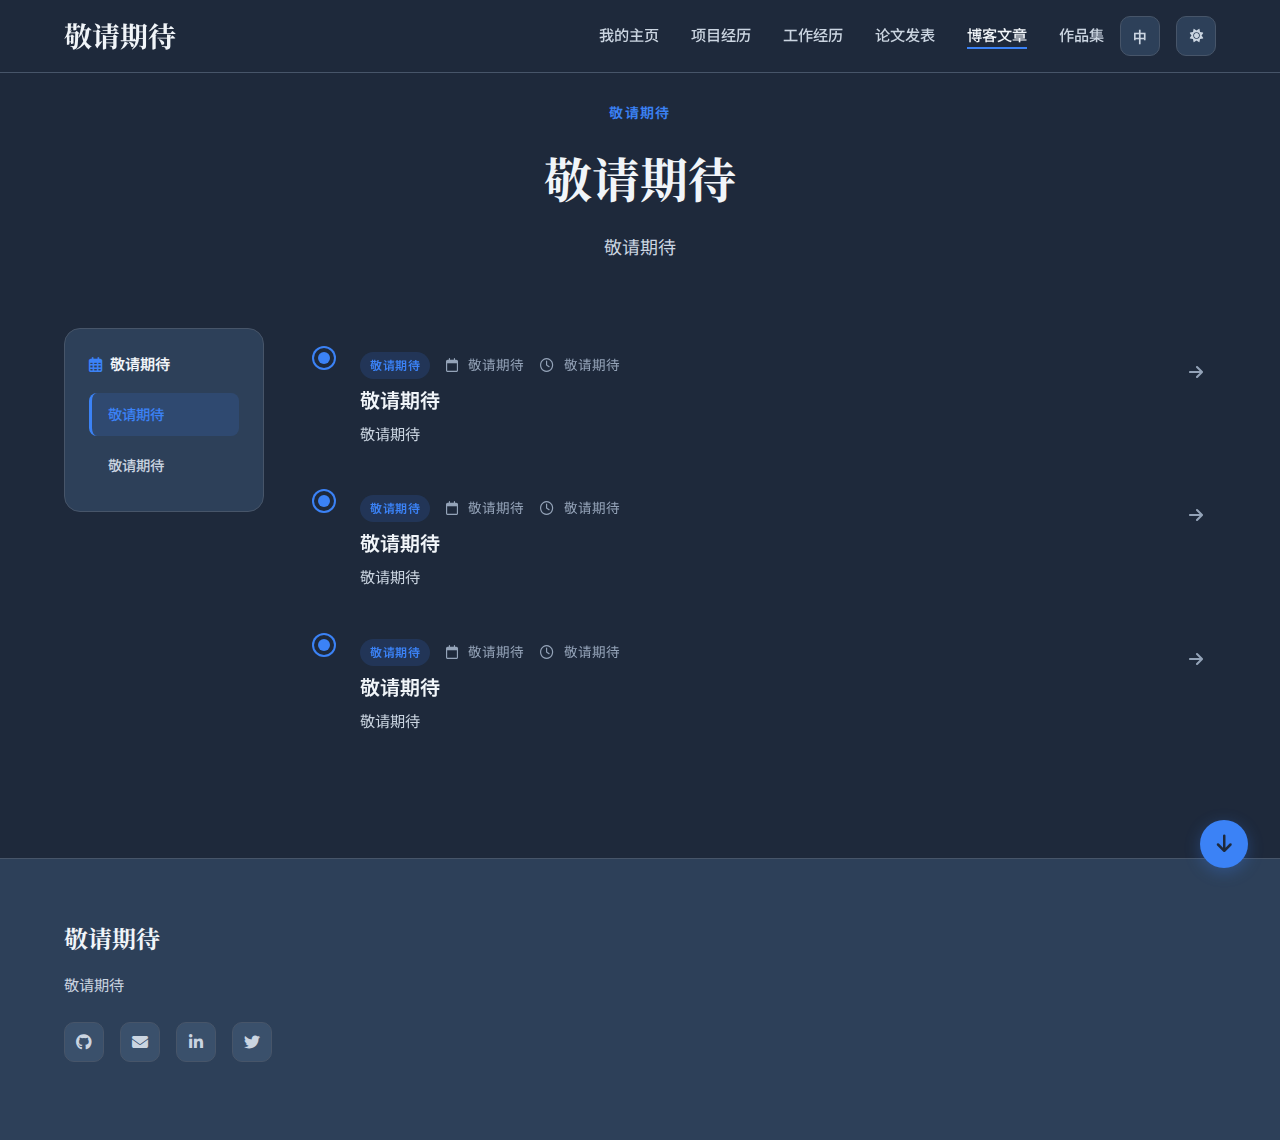
<file: blog.html>
<!DOCTYPE html>
<html lang="zh-CN" data-theme="dark">
<head>
  <meta charset="UTF-8">
  <meta name="viewport" content="width=device-width, initial-scale=1.0">
  <title>敬请期待</title>
  <meta name="description" content="敬请期待">
  <meta name="theme-color" content="#0d1b2a">

  <!-- Fonts -->
  <link rel="preconnect" href="https://fonts.googleapis.com">
  <link rel="preconnect" href="https://fonts.gstatic.com" crossorigin>
  <link href="https://fonts.googleapis.com/css2?family=Playfair+Display:ital,wght@0,400;0,500;0,600;0,700;1,400;1,500&family=Inter:ital,wght@0,400;0,500;0,700;1,400&family=Noto+Serif+SC:wght@400;500;600;700&family=Noto+Sans+SC:wght@300;400;500;700&display=swap" rel="stylesheet">

  <!-- Styles -->
  <link rel="stylesheet" href="assets/css/main.css">

  <!-- Icons -->
  <link rel="stylesheet" href="https://cdnjs.cloudflare.com/ajax/libs/font-awesome/6.4.0/css/all.min.css">
</head>
<body>
  <!-- Navigation -->
  <nav class="navbar">
    <div class="container">
      <a href="index.html" class="logo">敬请期待</a>
      <div class="menu-toggle">
        <span></span>
        <span></span>
        <span></span>
      </div>
      <div class="nav-wrapper">
        <ul class="nav-links">
          <li><a href="index.html">敬请期待</a></li>
          <li><a href="projects.html">敬请期待</a></li>
          <li><a href="work-experience.html">敬请期待</a></li>
          <li><a href="papers.html">敬请期待</a></li>
          <li><a href="blog.html" class="active">敬请期待</a></li>
          <li><a href="portfolio.html">敬请期待</a></li>
        </ul>
        <!-- Language Toggle Button -->
        <button class="lang-btn" id="lang-toggle" aria-label="切换语言" title="切换语言">
          <span class="lang-current">中</span>
        </button>
        <!-- Theme Toggle Button -->
        <button class="theme-btn" aria-label="切换主题" title="切换主题">
          <i class="fas fa-moon"></i>
        </button>
      </div>
    </div>
  </nav>

  <!-- Main Content -->
  <main>
    <section class="section">
      <div class="container">
        <!-- Page Header -->
        <div class="section-header">
          <p class="section-label">敬请期待</p>
          <h1 class="section-title">敬请期待</h1>
          <p class="section-desc">敬请期待</p>
        </div>

        <!-- Content with Sidebar -->
        <div class="content-with-sidebar">
          <!-- Timeline Sidebar -->
          <aside class="timeline-sidebar">
            <div class="timeline-nav">
              <h3 class="timeline-nav-title"><i class="far fa-calendar-alt"></i> 敬请期待</h3>
              <ul class="timeline-nav-list">
                <li><a href="#" class="timeline-nav-link active">敬请期待</a></li>
                <li><a href="#" class="timeline-nav-link">敬请期待</a></li>
              </ul>
            </div>
          </aside>

          <!-- Blog Posts List (No Images) -->
          <div class="main-content-area">
            <div class="blog-list-simple" id="blog-posts">
              <!-- Blog Post 1 -->
              <a href="#" class="blog-item-link">
                <article class="blog-item">
                  <div class="blog-item-marker">
                    <div class="blog-item-dot"></div>
                    <div class="blog-item-line"></div>
                  </div>
                  <div class="blog-item-content">
                    <div class="blog-item-header">
                      <span class="blog-item-category">敬请期待</span>
                      <span class="blog-item-date"><i class="far fa-calendar"></i> 敬请期待</span>
                      <span class="blog-item-readtime"><i class="far fa-clock"></i> 敬请期待</span>
                    </div>
                    <h3 class="blog-item-title">敬请期待</h3>
                    <p class="blog-item-excerpt">敬请期待</p>
                  </div>
                  <div class="blog-item-action">
                    <i class="fas fa-arrow-right"></i>
                  </div>
                </article>
              </a>

              <!-- Blog Post 2 -->
              <a href="#" class="blog-item-link">
                <article class="blog-item">
                  <div class="blog-item-marker">
                    <div class="blog-item-dot"></div>
                    <div class="blog-item-line"></div>
                  </div>
                  <div class="blog-item-content">
                    <div class="blog-item-header">
                      <span class="blog-item-category">敬请期待</span>
                      <span class="blog-item-date"><i class="far fa-calendar"></i> 敬请期待</span>
                      <span class="blog-item-readtime"><i class="far fa-clock"></i> 敬请期待</span>
                    </div>
                    <h3 class="blog-item-title">敬请期待</h3>
                    <p class="blog-item-excerpt">敬请期待</p>
                  </div>
                  <div class="blog-item-action">
                    <i class="fas fa-arrow-right"></i>
                  </div>
                </article>
              </a>

              <!-- Blog Post 3 -->
              <a href="#" class="blog-item-link">
                <article class="blog-item">
                  <div class="blog-item-marker">
                    <div class="blog-item-dot"></div>
                  </div>
                  <div class="blog-item-content">
                    <div class="blog-item-header">
                      <span class="blog-item-category">敬请期待</span>
                      <span class="blog-item-date"><i class="far fa-calendar"></i> 敬请期待</span>
                      <span class="blog-item-readtime"><i class="far fa-clock"></i> 敬请期待</span>
                    </div>
                    <h3 class="blog-item-title">敬请期待</h3>
                    <p class="blog-item-excerpt">敬请期待</p>
                  </div>
                  <div class="blog-item-action">
                    <i class="fas fa-arrow-right"></i>
                  </div>
                </article>
              </a>
            </div>
          </div>
        </div>
      </div>
    </section>
  </main>

  <!-- Footer -->
  <footer class="footer">
    <div class="container">
      <div class="footer-content">
        <!-- Brand & Description -->
        <div>
          <div class="footer-brand">敬请期待</div>
          <p class="footer-desc">敬请期待</p>
          <div class="social-links">
            <a href="#" target="_blank" title="敬请期待"><i class="fab fa-github"></i></a>
            <a href="#" title="敬请期待"><i class="fas fa-envelope"></i></a>
            <a href="#" title="敬请期待"><i class="fab fa-linkedin-in"></i></a>
            <a href="#" title="敬请期待"><i class="fab fa-twitter"></i></a>
          </div>
        </div>
      </div>
    </div>
  </footer>

  <!-- Smart Scroll Button -->
  <button id="smart-scroll-btn" class="scroll-btn" title="快速导航">
    <i class="fas fa-arrow-up"></i>
  </button>

  <script src="assets/js/main.js?v=5"></script>
</body>
</html>
</file>
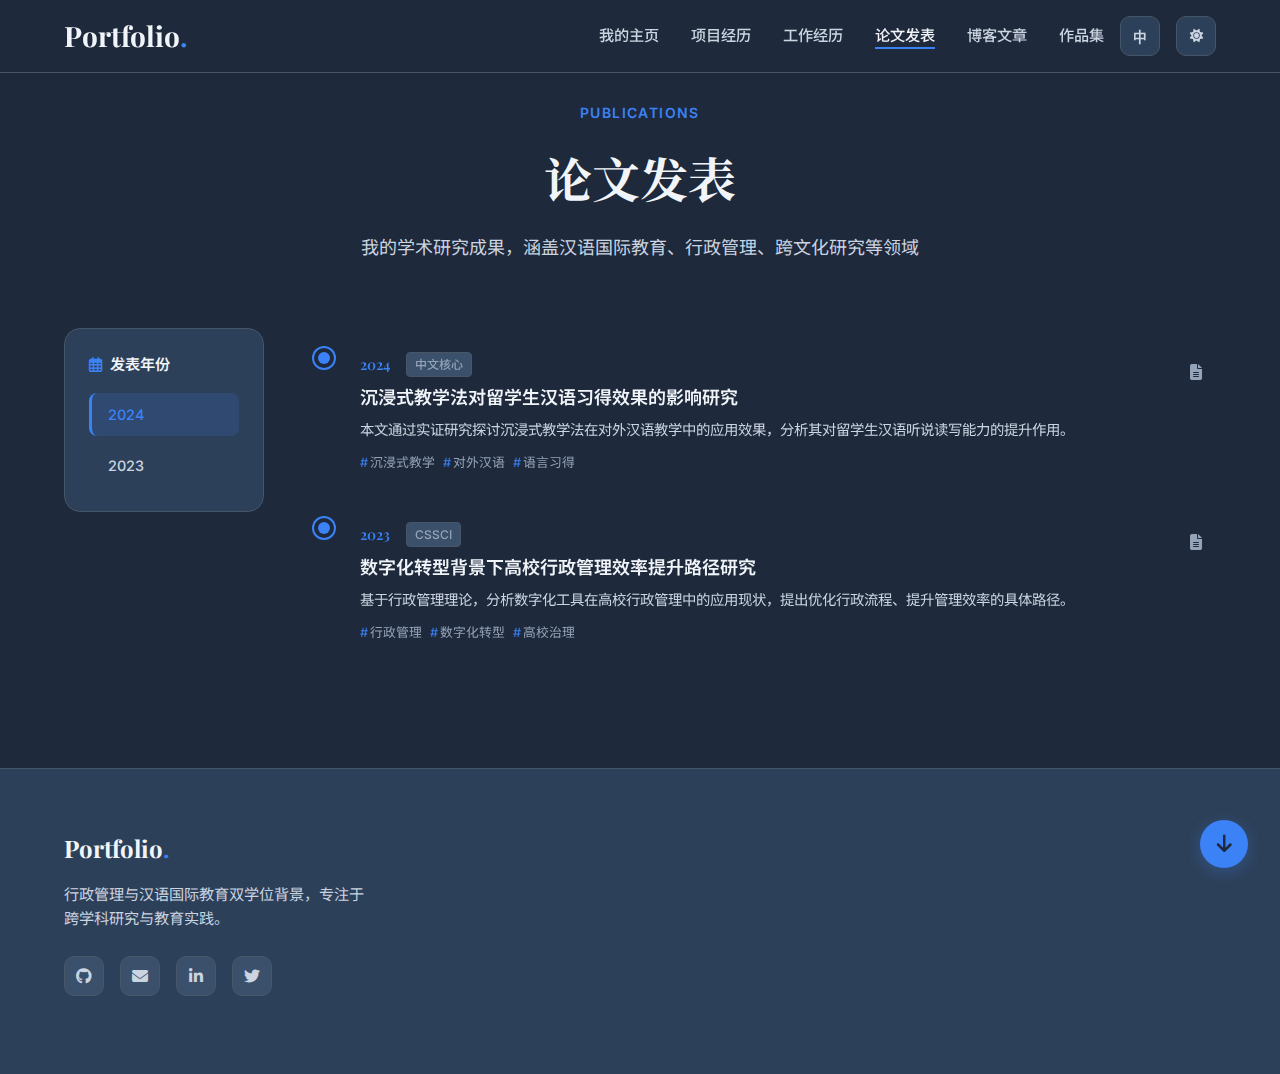
<file: papers.html>
<!DOCTYPE html>
<html lang="zh-CN" data-theme="dark">
<head>
  <meta charset="UTF-8">
  <meta name="viewport" content="width=device-width, initial-scale=1.0">
  <title>论文发表 | 个人作品集</title>
  <meta name="description" content="我的学术论文发表，涵盖汉语国际教育、行政管理、跨文化研究等领域的研究成果">
  <meta name="theme-color" content="#0d1b2a">

  <!-- Fonts -->
  <link rel="preconnect" href="https://fonts.googleapis.com">
  <link rel="preconnect" href="https://fonts.gstatic.com" crossorigin>
  <link href="https://fonts.googleapis.com/css2?family=Playfair+Display:ital,wght@0,400;0,500;0,600;0,700;1,400;1,500&family=Inter:ital,wght@0,400;0,500;0,700;1,400&family=Noto+Serif+SC:wght@400;500;600;700&family=Noto+Sans+SC:wght@300;400;500;700&display=swap" rel="stylesheet">

  <!-- Styles -->
  <link rel="stylesheet" href="assets/css/main.css">

  <!-- Icons -->
  <link rel="stylesheet" href="https://cdnjs.cloudflare.com/ajax/libs/font-awesome/6.4.0/css/all.min.css">
</head>
<body>
  <!-- Navigation -->
  <nav class="navbar">
    <div class="container">
      <a href="index.html" class="logo">Portfolio<span>.</span></a>
      <div class="menu-toggle">
        <span></span>
        <span></span>
        <span></span>
      </div>
      <div class="nav-wrapper">
        <ul class="nav-links">
          <li><a href="index.html">我的主页</a></li>
          <li><a href="projects.html">项目经历</a></li>
          <li><a href="work-experience.html">工作经历</a></li>
          <li><a href="papers.html" class="active">论文发表</a></li>
          <li><a href="blog.html">博客文章</a></li>
          <li><a href="portfolio.html">作品集</a></li>
        </ul>
        <!-- Language Toggle Button -->
        <button class="lang-btn" id="lang-toggle" aria-label="切换语言" title="切换语言">
          <span class="lang-current">中</span>
        </button>
        <!-- Theme Toggle Button -->
        <button class="theme-btn" aria-label="切换主题" title="切换主题">
          <i class="fas fa-moon"></i>
        </button>
      </div>
    </div>
  </nav>

  <!-- Main Content -->
  <main>
    <section class="section">
      <div class="container">
        <!-- Page Header -->
        <div class="section-header">
          <p class="section-label">Publications</p>
          <h1 class="section-title">论文发表</h1>
          <p class="section-desc">我的学术研究成果，涵盖汉语国际教育、行政管理、跨文化研究等领域</p>
        </div>

        <!-- Content with Sidebar -->
        <div class="content-with-sidebar">
          <!-- Timeline Sidebar -->
          <aside class="timeline-sidebar">
            <div class="timeline-nav">
              <h3 class="timeline-nav-title"><i class="far fa-calendar-alt"></i> 发表年份</h3>
              <ul class="timeline-nav-list">
                <li><a href="#year-2024" class="timeline-nav-link active">2024</a></li>
                <li><a href="#year-2023" class="timeline-nav-link">2023</a></li>
              </ul>
            </div>
          </aside>

          <!-- Papers Academic List -->
          <div class="main-content-area">
            <div class="paper-list" id="papers-list">
              <!-- Paper 1 -->
              <a href="paper-detail.html?slug=paper-1" class="paper-item-link" id="year-2024">
                <article class="paper-item">
                  <div class="paper-item-marker">
                    <div class="paper-item-dot"></div>
                    <div class="paper-item-line"></div>
                  </div>
                  <div class="paper-item-content">
                    <div class="paper-item-header">
                      <span class="paper-item-year">2024</span>
                      <span class="paper-item-venue">中文核心</span>
                    </div>
                    <h3 class="paper-item-title">沉浸式教学法对留学生汉语习得效果的影响研究</h3>
                    <p class="paper-item-abstract">本文通过实证研究探讨沉浸式教学法在对外汉语教学中的应用效果，分析其对留学生汉语听说读写能力的提升作用。</p>
                    <div class="paper-item-keywords">
                      <span>沉浸式教学</span>
                      <span>对外汉语</span>
                      <span>语言习得</span>
                    </div>
                  </div>
                  <div class="paper-item-action">
                    <i class="fas fa-file-alt"></i>
                  </div>
                </article>
              </a>

              <!-- Paper 2 -->
              <a href="paper-detail.html?slug=paper-2" class="paper-item-link" id="year-2023">
                <article class="paper-item">
                  <div class="paper-item-marker">
                    <div class="paper-item-dot"></div>
                  </div>
                  <div class="paper-item-content">
                    <div class="paper-item-header">
                      <span class="paper-item-year">2023</span>
                      <span class="paper-item-venue">CSSCI</span>
                    </div>
                    <h3 class="paper-item-title">数字化转型背景下高校行政管理效率提升路径研究</h3>
                    <p class="paper-item-abstract">基于行政管理理论，分析数字化工具在高校行政管理中的应用现状，提出优化行政流程、提升管理效率的具体路径。</p>
                    <div class="paper-item-keywords">
                      <span>行政管理</span>
                      <span>数字化转型</span>
                      <span>高校治理</span>
                    </div>
                  </div>
                  <div class="paper-item-action">
                    <i class="fas fa-file-alt"></i>
                  </div>
                </article>
              </a>
            </div>
          </div>
        </div>
      </div>
    </section>
  </main>

  <!-- Footer -->
  <footer class="footer">
    <div class="container">
      <div class="footer-content">
        <!-- Brand & Description -->
        <div>
          <div class="footer-brand">Portfolio<span>.</span></div>
          <p class="footer-desc">行政管理与汉语国际教育双学位背景，专注于跨学科研究与教育实践。</p>
          <div class="social-links">
            <a href="https://github.com/pedro-zjj" target="_blank" title="GitHub"><i class="fab fa-github"></i></a>
            <a href="mailto:zhujunjie_2620@foxmail.com" title="Email"><i class="fas fa-envelope"></i></a>
            <a href="#" title="LinkedIn"><i class="fab fa-linkedin-in"></i></a>
            <a href="#" title="Twitter"><i class="fab fa-twitter"></i></a>
          </div>
        </div>
      </div>
    </div>
  </footer>

  <!-- Smart Scroll Button -->
  <button id="smart-scroll-btn" class="scroll-btn" title="快速导航">
    <i class="fas fa-arrow-up"></i>
  </button>

  <script src="assets/js/main.js?v=5"></script>
</body>
</html>
</file>
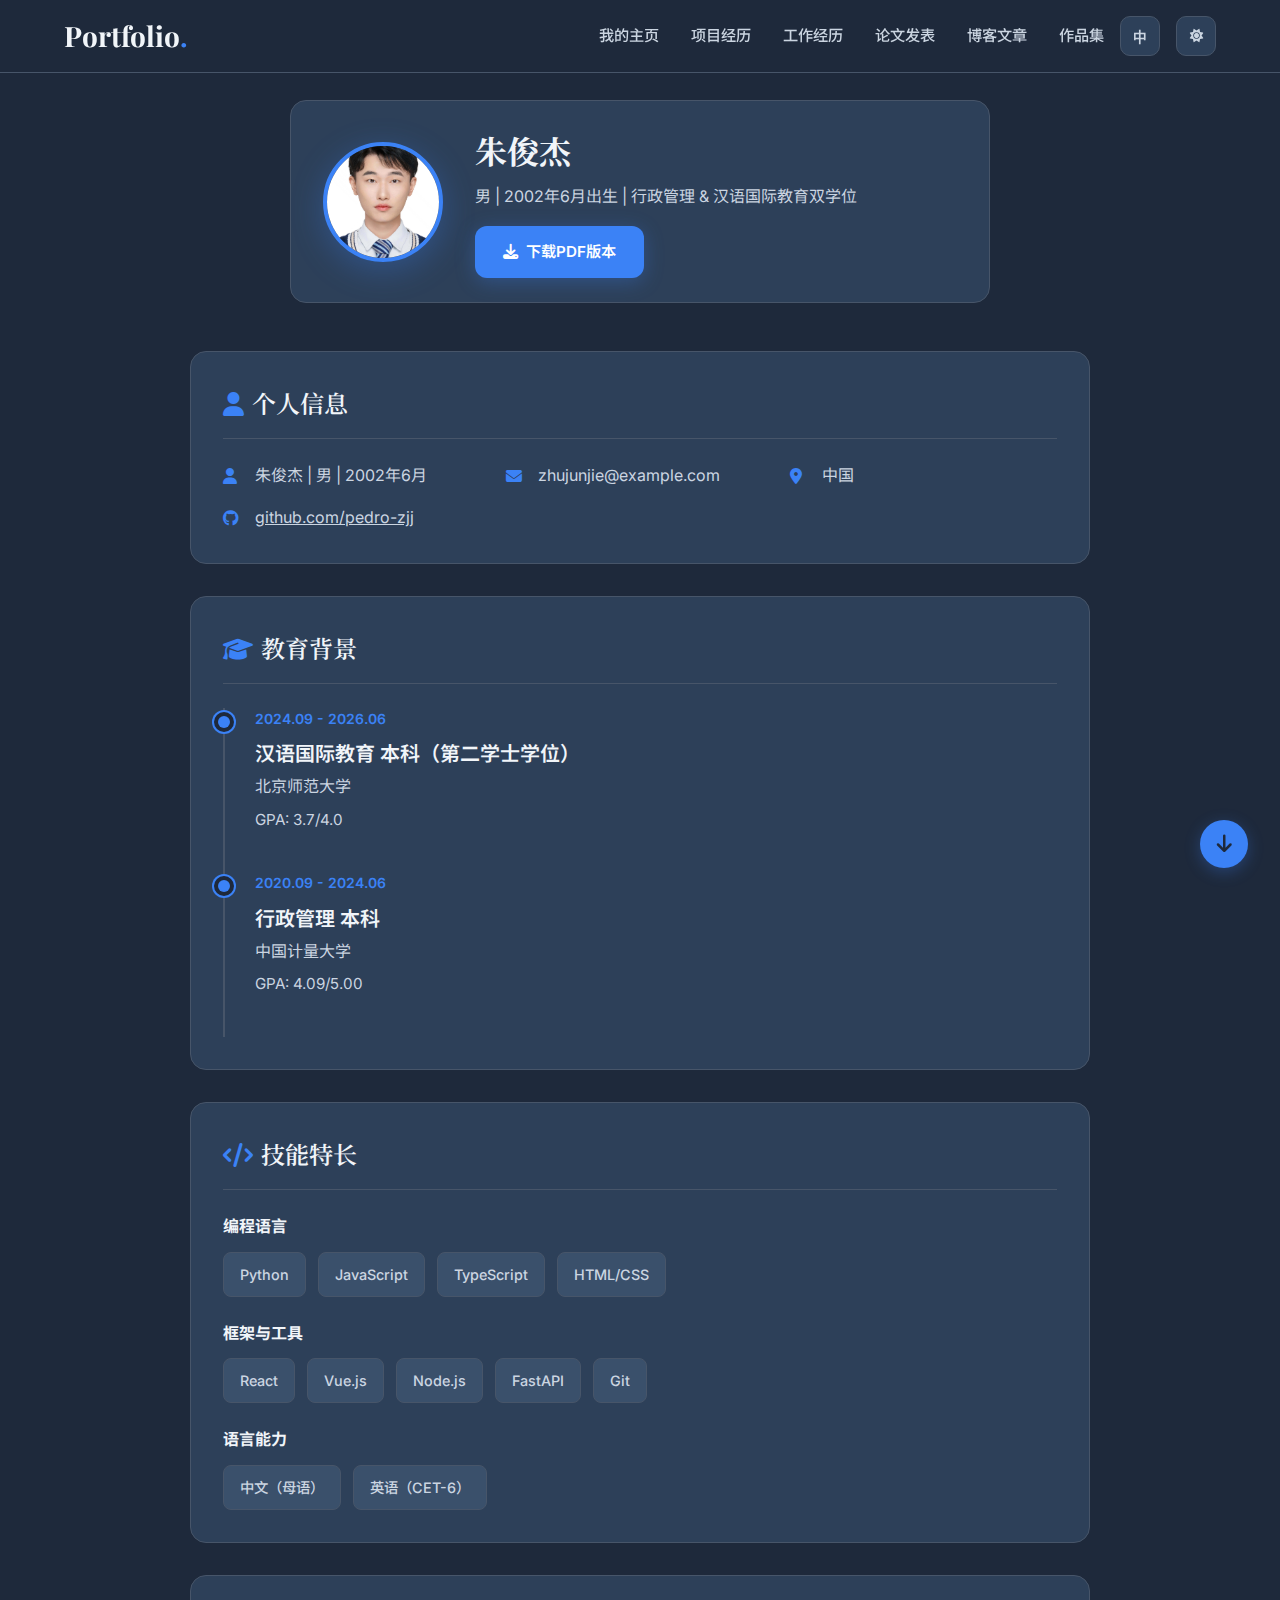
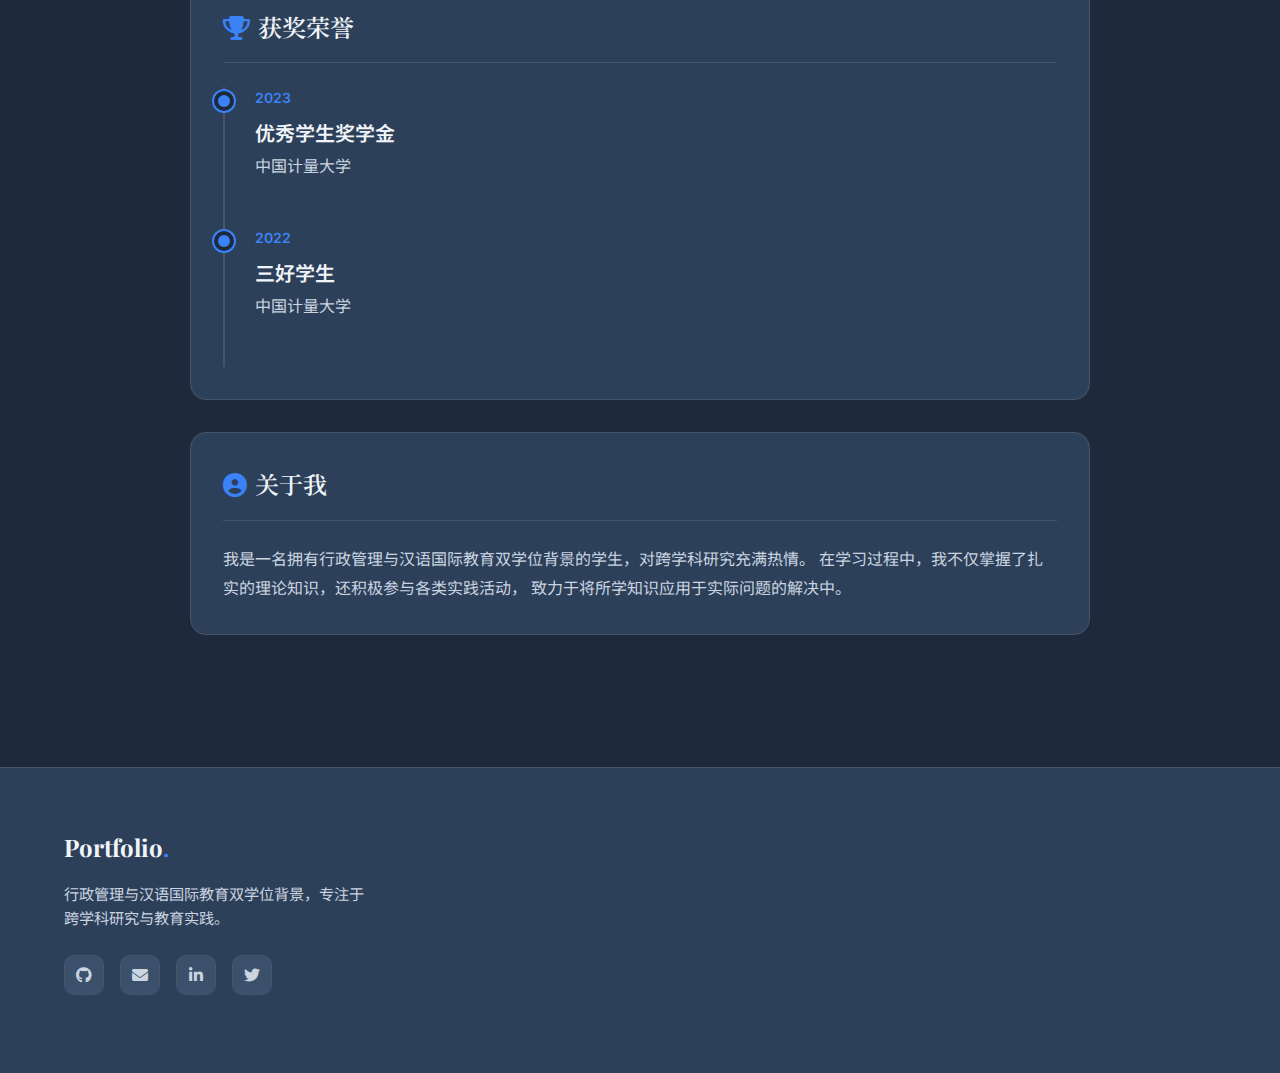
<file: resume.html>
<!DOCTYPE html>
<html lang="zh-CN" data-theme="dark">
<head>
  <meta charset="UTF-8">
  <meta name="viewport" content="width=device-width, initial-scale=1.0">
  <title>个人简历 | 个人作品集</title>
  <meta name="description" content="我的个人简历，包含教育背景、工作经历、技能特长等详细信息">
  <meta name="theme-color" content="#0d1b2a">

  <!-- Fonts -->
  <link rel="preconnect" href="https://fonts.googleapis.com">
  <link rel="preconnect" href="https://fonts.gstatic.com" crossorigin>
  <link href="https://fonts.googleapis.com/css2?family=Playfair+Display:ital,wght@0,400;0,500;0,600;0,700;1,400;1,500&family=Inter:ital,wght@0,400;0,500;0,700;1,400&family=Noto+Serif+SC:wght@400;500;600;700&family=Noto+Sans+SC:wght@300;400;500;700&display=swap" rel="stylesheet">

  <!-- Styles -->
  <link rel="stylesheet" href="assets/css/main.css">

  <!-- Icons -->
  <link rel="stylesheet" href="https://cdnjs.cloudflare.com/ajax/libs/font-awesome/6.4.0/css/all.min.css">
</head>
<body>
  <!-- Navigation -->
  <nav class="navbar">
    <div class="container">
      <a href="index.html" class="logo">Portfolio<span>.</span></a>
      <div class="menu-toggle">
        <span></span>
        <span></span>
        <span></span>
      </div>
      <div class="nav-wrapper">
        <ul class="nav-links">
          <li><a href="index.html">我的主页</a></li>
          <li><a href="projects.html">项目经历</a></li>
          <li><a href="work-experience.html">工作经历</a></li>
          <li><a href="papers.html">论文发表</a></li>
          <li><a href="blog.html">博客文章</a></li>
          <li><a href="portfolio.html">作品集</a></li>
        </ul>
        <!-- Language Toggle Button -->
        <button class="lang-btn" id="lang-toggle" aria-label="切换语言" title="切换语言">
          <span class="lang-current">中</span>
        </button>
        <!-- Theme Toggle Button -->
        <button class="theme-btn" aria-label="切换主题" title="切换主题">
          <i class="fas fa-moon"></i>
        </button>
      </div>
    </div>
  </nav>

  <!-- Main Content -->
  <main>
    <section class="section">
      <div class="container">
        <!-- Resume Header with Avatar -->
        <div class="resume-header-new" style="margin-bottom: 3rem;">
          <div class="resume-header-content">
            <!-- Avatar on Left -->
            <div class="resume-avatar-simple">
              <img src="assets/images/photo.jpg" alt="朱俊杰">
            </div>
            <!-- Info on Right -->
            <div class="resume-header-info">
              <h1 class="resume-header-name">朱俊杰</h1>
              <p class="resume-header-subtitle">
                男 | 2002年6月出生 | 行政管理 & 汉语国际教育双学位
              </p>
              <div class="resume-header-actions">
                <a href="content/resume.pdf" class="btn btn-primary" target="_blank">
                  <i class="fas fa-download"></i> 下载PDF版本
                </a>
              </div>
            </div>
          </div>
        </div>

        <!-- Resume Content -->
        <div style="max-width: 900px; margin: 0 auto;">

          <!-- Personal Info -->
          <div class="resume-section">
            <h2><i class="fas fa-user" style="margin-right: 0.5rem; color: var(--accent);"></i>个人信息</h2>
            <div style="display: grid; grid-template-columns: repeat(auto-fit, minmax(250px, 1fr)); gap: 1rem; margin-top: 1.5rem;">
              <div style="display: flex; align-items: center; gap: 0.75rem;">
                <i class="fas fa-user" style="color: var(--accent); width: 20px;"></i>
                <span class="text-secondary">朱俊杰 | 男 | 2002年6月</span>
              </div>
              <div style="display: flex; align-items: center; gap: 0.75rem;">
                <i class="fas fa-envelope" style="color: var(--accent); width: 20px;"></i>
                <span class="text-secondary">zhujunjie@example.com</span>
              </div>
              <div style="display: flex; align-items: center; gap: 0.75rem;">
                <i class="fas fa-map-marker-alt" style="color: var(--accent); width: 20px;"></i>
                <span class="text-secondary">中国</span>
              </div>
              <div style="display: flex; align-items: center; gap: 0.75rem;">
                <i class="fab fa-github" style="color: var(--accent); width: 20px;"></i>
                <a href="https://github.com/pedro-zjj" target="_blank" class="text-secondary">github.com/pedro-zjj</a>
              </div>
            </div>
          </div>

          <!-- Education -->
          <div class="resume-section">
            <h2><i class="fas fa-graduation-cap" style="margin-right: 0.5rem; color: var(--accent);"></i>教育背景</h2>
            <div class="timeline" style="margin-top: 1.5rem;">
              <div class="timeline-item">
                <div class="timeline-date">2024.09 - 2026.06</div>
                <h3 class="timeline-title">汉语国际教育 本科（第二学士学位）</h3>
                <p class="timeline-org">北京师范大学</p>
                <p class="timeline-desc">
                  GPA: 3.7/4.0
                </p>
              </div>
              <div class="timeline-item">
                <div class="timeline-date">2020.09 - 2024.06</div>
                <h3 class="timeline-title">行政管理 本科</h3>
                <p class="timeline-org">中国计量大学</p>
                <p class="timeline-desc">
                  GPA: 4.09/5.00
                </p>
              </div>
            </div>
          </div>

          <!-- Skills -->
          <div class="resume-section">
            <h2><i class="fas fa-code" style="margin-right: 0.5rem; color: var(--accent);"></i>技能特长</h2>
            <div style="margin-top: 1.5rem;">
              <div style="margin-bottom: 1.5rem;">
                <h4 style="margin-bottom: 0.75rem; color: var(--text);">编程语言</h4>
                <div class="skill-tags">
                  <span class="skill-tag">Python</span>
                  <span class="skill-tag">JavaScript</span>
                  <span class="skill-tag">TypeScript</span>
                  <span class="skill-tag">HTML/CSS</span>
                </div>
              </div>
              <div style="margin-bottom: 1.5rem;">
                <h4 style="margin-bottom: 0.75rem; color: var(--text);">框架与工具</h4>
                <div class="skill-tags">
                  <span class="skill-tag">React</span>
                  <span class="skill-tag">Vue.js</span>
                  <span class="skill-tag">Node.js</span>
                  <span class="skill-tag">FastAPI</span>
                  <span class="skill-tag">Git</span>
                </div>
              </div>
              <div>
                <h4 style="margin-bottom: 0.75rem; color: var(--text);">语言能力</h4>
                <div class="skill-tags">
                  <span class="skill-tag">中文（母语）</span>
                  <span class="skill-tag">英语（CET-6）</span>
                </div>
              </div>
            </div>
          </div>

          <!-- Awards -->
          <div class="resume-section">
            <h2><i class="fas fa-trophy" style="margin-right: 0.5rem; color: var(--accent);"></i>获奖荣誉</h2>
            <div class="timeline" style="margin-top: 1.5rem;">
              <div class="timeline-item">
                <div class="timeline-date">2023</div>
                <h3 class="timeline-title">优秀学生奖学金</h3>
                <p class="timeline-org">中国计量大学</p>
              </div>
              <div class="timeline-item">
                <div class="timeline-date">2022</div>
                <h3 class="timeline-title">三好学生</h3>
                <p class="timeline-org">中国计量大学</p>
              </div>
            </div>
          </div>

          <!-- About Me -->
          <div class="resume-section">
            <h2><i class="fas fa-user-circle" style="margin-right: 0.5rem; color: var(--accent);"></i>关于我</h2>
            <p style="margin-top: 1.5rem; line-height: 1.8; color: var(--text-secondary);">
              我是一名拥有行政管理与汉语国际教育双学位背景的学生，对跨学科研究充满热情。
              在学习过程中，我不仅掌握了扎实的理论知识，还积极参与各类实践活动，
              致力于将所学知识应用于实际问题的解决中。
            </p>
          </div>

        </div>
      </div>
    </section>
  </main>

  <!-- Footer -->
  <footer class="footer">
    <div class="container">
      <div class="footer-content">
        <!-- Brand & Description -->
        <div>
          <div class="footer-brand">Portfolio<span>.</span></div>
          <p class="footer-desc">行政管理与汉语国际教育双学位背景，专注于跨学科研究与教育实践。</p>
          <div class="social-links">
            <a href="https://github.com/pedro-zjj" target="_blank" title="GitHub"><i class="fab fa-github"></i></a>
            <a href="mailto:zhujunjie_2620@foxmail.com" title="Email"><i class="fas fa-envelope"></i></a>
            <a href="#" title="LinkedIn"><i class="fab fa-linkedin-in"></i></a>
            <a href="#" title="Twitter"><i class="fab fa-twitter"></i></a>
          </div>
        </div>
      </div>
    </div>
  </footer>

  <!-- Smart Scroll Button -->
  <button id="smart-scroll-btn" class="scroll-btn" title="快速导航">
    <i class="fas fa-arrow-up"></i>
  </button>

  <!-- Scripts -->
  <script src="assets/js/main.js?v=5"></script>
</body>
</html>
</file>
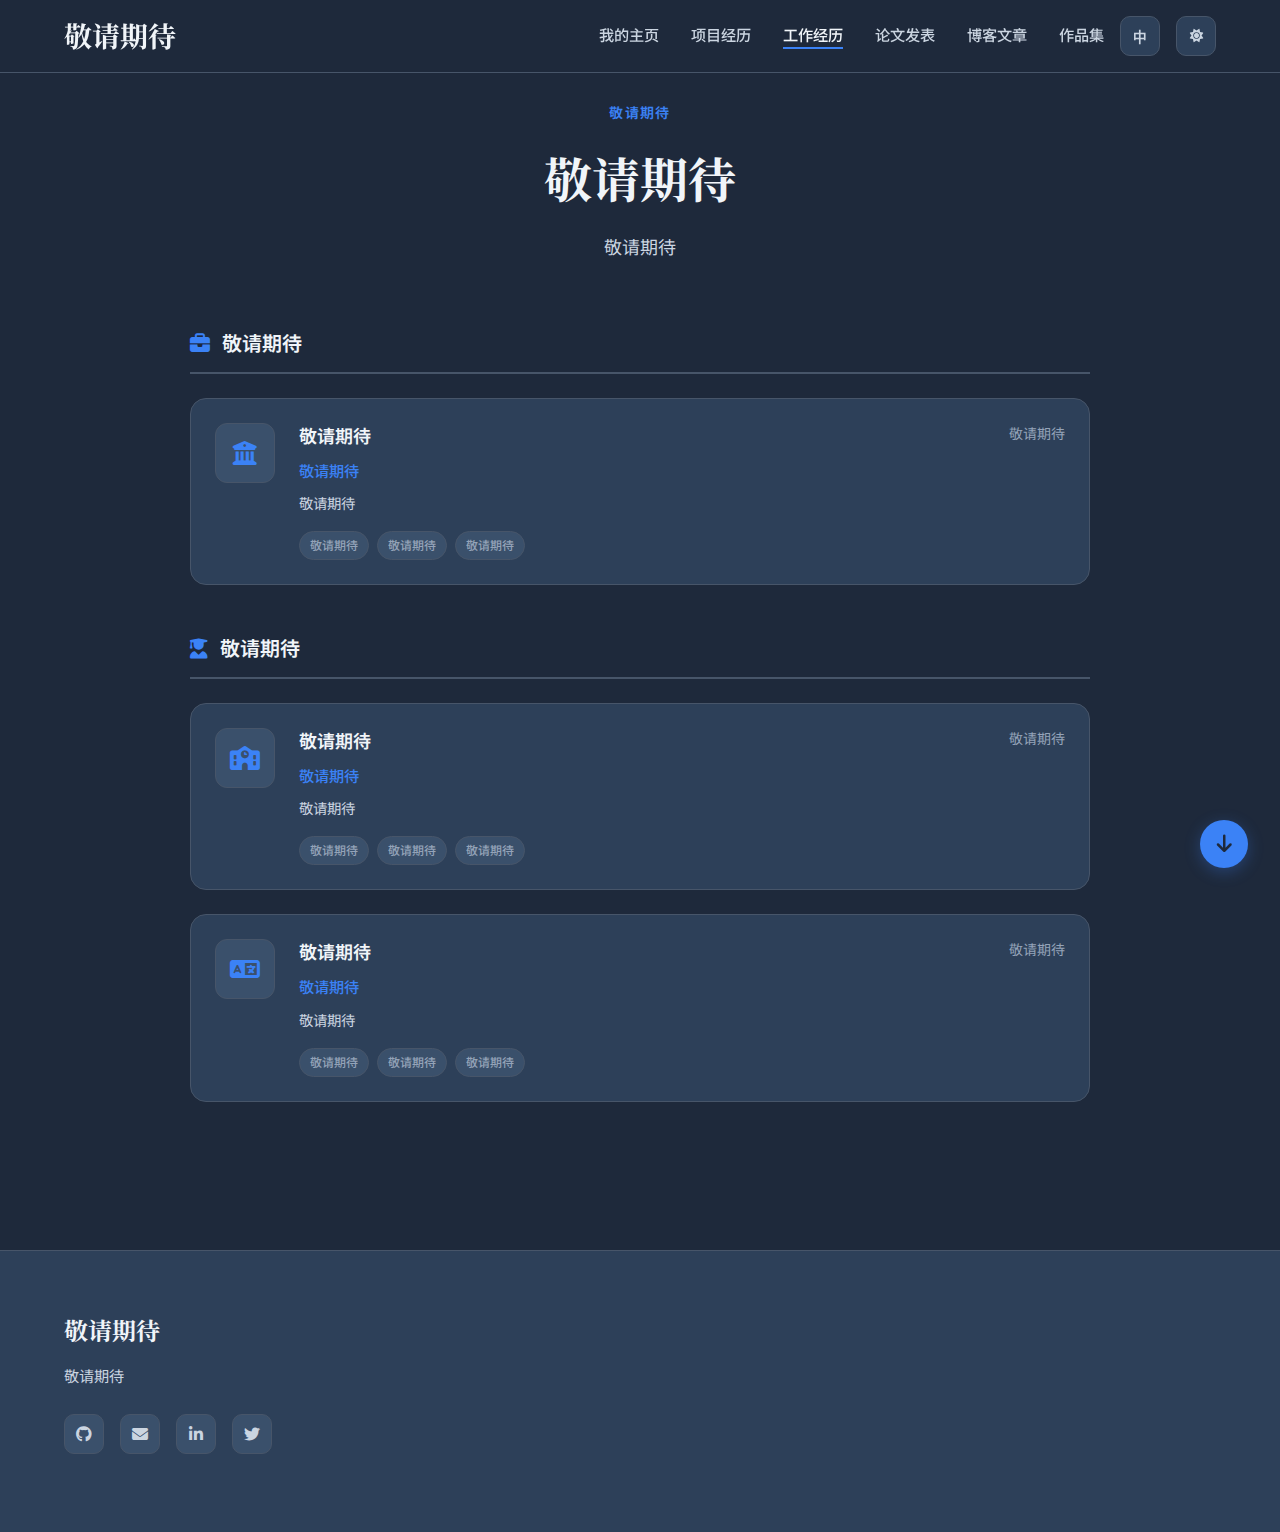
<file: work-experience.html>
<!DOCTYPE html>
<html lang="zh-CN" data-theme="dark">
<head>
  <meta charset="UTF-8">
  <meta name="viewport" content="width=device-width, initial-scale=1.0">
  <title>敬请期待</title>
  <meta name="description" content="敬请期待">
  <meta name="theme-color" content="#0d1b2a">

  <!-- Fonts -->
  <link rel="preconnect" href="https://fonts.googleapis.com">
  <link rel="preconnect" href="https://fonts.gstatic.com" crossorigin>
  <link href="https://fonts.googleapis.com/css2?family=Playfair+Display:ital,wght@0,400;0,500;0,600;0,700;1,400;1,500&family=Inter:ital,wght@0,400;0,500;0,700;1,400&family=Noto+Serif+SC:wght@400;500;600;700&family=Noto+Sans+SC:wght@300;400;500;700&display=swap" rel="stylesheet">

  <!-- Styles -->
  <link rel="stylesheet" href="assets/css/main.css">

  <!-- Icons -->
  <link rel="stylesheet" href="https://cdnjs.cloudflare.com/ajax/libs/font-awesome/6.4.0/css/all.min.css">
</head>
<body>
  <!-- Navigation -->
  <nav class="navbar">
    <div class="container">
      <a href="index.html" class="logo">敬请期待</a>
      <div class="menu-toggle">
        <span></span>
        <span></span>
        <span></span>
      </div>
      <div class="nav-wrapper">
        <ul class="nav-links">
          <li><a href="index.html">敬请期待</a></li>
          <li><a href="projects.html">敬请期待</a></li>
          <li><a href="work-experience.html" class="active">敬请期待</a></li>
          <li><a href="papers.html">敬请期待</a></li>
          <li><a href="blog.html">敬请期待</a></li>
          <li><a href="portfolio.html">敬请期待</a></li>
        </ul>
        <!-- Language Toggle Button -->
        <button class="lang-btn" id="lang-toggle" aria-label="切换语言" title="切换语言">
          <span class="lang-current">中</span>
        </button>
        <!-- Theme Toggle Button -->
        <button class="theme-btn" aria-label="切换主题" title="切换主题">
          <i class="fas fa-moon"></i>
        </button>
      </div>
    </div>
  </nav>

  <!-- Main Content -->
  <main>
    <section class="section">
      <div class="container">
        <!-- Page Header -->
        <div class="section-header">
          <p class="section-label">敬请期待</p>
          <h1 class="section-title">敬请期待</h1>
          <p class="section-desc">敬请期待</p>
        </div>

        <!-- Work Experience Content -->
        <div style="max-width: 900px; margin: 0 auto;">

          <!-- Work Experience Section -->
          <div class="experience-section">
            <h2 class="experience-section-title">
              <i class="fas fa-briefcase"></i> 敬请期待
            </h2>
            <div class="experience-list">
              <!-- Work Item 1 -->
              <div class="experience-item">
                <div class="experience-logo">
                  <i class="fas fa-university"></i>
                </div>
                <div class="experience-content">
                  <div class="experience-header">
                    <h3 class="experience-title">敬请期待</h3>
                    <span class="experience-date">敬请期待</span>
                  </div>
                  <p class="experience-company">敬请期待</p>
                  <p class="experience-desc">敬请期待</p>
                  <div class="experience-tags">
                    <span class="experience-tag">敬请期待</span>
                    <span class="experience-tag">敬请期待</span>
                    <span class="experience-tag">敬请期待</span>
                  </div>
                </div>
              </div>
            </div>
          </div>

          <!-- Internship Section -->
          <div class="experience-section">
            <h2 class="experience-section-title">
              <i class="fas fa-user-graduate"></i> 敬请期待
            </h2>
            <div class="experience-list">
              <!-- Internship 1 -->
              <div class="experience-item">
                <div class="experience-logo">
                  <i class="fas fa-school"></i>
                </div>
                <div class="experience-content">
                  <div class="experience-header">
                    <h3 class="experience-title">敬请期待</h3>
                    <span class="experience-date">敬请期待</span>
                  </div>
                  <p class="experience-company">敬请期待</p>
                  <p class="experience-desc">敬请期待</p>
                  <div class="experience-tags">
                    <span class="experience-tag">敬请期待</span>
                    <span class="experience-tag">敬请期待</span>
                    <span class="experience-tag">敬请期待</span>
                  </div>
                </div>
              </div>

              <!-- Internship 2 -->
              <div class="experience-item">
                <div class="experience-logo">
                  <i class="fas fa-language"></i>
                </div>
                <div class="experience-content">
                  <div class="experience-header">
                    <h3 class="experience-title">敬请期待</h3>
                    <span class="experience-date">敬请期待</span>
                  </div>
                  <p class="experience-company">敬请期待</p>
                  <p class="experience-desc">敬请期待</p>
                  <div class="experience-tags">
                    <span class="experience-tag">敬请期待</span>
                    <span class="experience-tag">敬请期待</span>
                    <span class="experience-tag">敬请期待</span>
                  </div>
                </div>
              </div>
            </div>
          </div>

        </div>
      </div>
    </section>
  </main>

  <!-- Footer -->
  <footer class="footer">
    <div class="container">
      <div class="footer-content">
        <!-- Brand & Description -->
        <div>
          <div class="footer-brand">敬请期待</div>
          <p class="footer-desc">敬请期待</p>
          <div class="social-links">
            <a href="#" target="_blank" title="敬请期待"><i class="fab fa-github"></i></a>
            <a href="#" title="敬请期待"><i class="fas fa-envelope"></i></a>
            <a href="#" title="敬请期待"><i class="fab fa-linkedin-in"></i></a>
            <a href="#" title="敬请期待"><i class="fab fa-twitter"></i></a>
          </div>
        </div>
      </div>
    </div>
  </footer>

  <!-- Smart Scroll Button -->
  <button id="smart-scroll-btn" class="scroll-btn" title="快速导航">
    <i class="fas fa-arrow-up"></i>
  </button>

  <script src="assets/js/main.js?v=5"></script>
</body>
</html>
</file>
<file: assets/css/main.css>
/* ============================================
 *  Personal Portfolio - Main Stylesheet
 *  Design: Young Academic + Business Theme
 *  ============================================ */

/* ============================================
 *  THEME VARIABLES
 *  ============================================ */

/* Dark Theme (Default) - Young Academic + Business */
:root {
  /* Background Colors - Modern Blue-Grey */
  --bg-primary: #1e293b;
  --bg-secondary: #2d4059;
  --bg-tertiary: #3a506b;
  --bg-elevated: #475569;

  /* Text Colors - Clean White */
  --text-primary: #f1f5f9;
  --text-secondary: #cbd5e1;
  --text-muted: #94a3b8;
  --text-inverse: #1e293b;

  /* Accent Colors - Professional Blue */
  --accent: #3b82f6;
  --accent-hover: #2563eb;
  --accent-subtle: rgba(59, 130, 246, 0.15);
  --accent-glow: rgba(59, 130, 246, 0.3);

  /* Border & Shadow */
  --border: #475569;
  --border-light: #64748b;
  --shadow-sm: 0 2px 8px rgba(0, 0, 0, 0.4);
  --shadow-md: 0 4px 20px rgba(0, 0, 0, 0.5);
  --shadow-lg: 0 8px 40px rgba(0, 0, 0, 0.6);

  /* Gradient - Modern Glow */
  --gradient-start: rgba(59, 130, 246, 0.12);
  --gradient-end: rgba(59, 130, 246, 0);
  --gradient-hero: radial-gradient(ellipse at 50% 0%, rgba(59, 130, 246, 0.12) 0%, transparent 50%);

  /* Code Block - Modern Dark */
  --code-bg: #1e293b;
  --code-text: #e2e8f0;

  /* Typography - Modern Font Stack */
  --font-display: 'Playfair Display', 'Noto Serif SC', 'Source Han Serif SC', 'SimSun', Georgia, serif;
  --font-body: 'Inter', 'Noto Sans SC', 'Source Han Sans SC', 'PingFang SC', 'Microsoft YaHei', -apple-system, BlinkMacSystemFont, sans-serif;

  /* Spacing */
  --spacing-xs: 0.5rem;
  --spacing-sm: 1rem;
  --spacing-md: 1.5rem;
  --spacing-lg: 2.5rem;
  --spacing-xl: 4rem;
  --spacing-2xl: 6rem;

  /* Transitions */
  --transition-fast: 0.15s ease;
  --transition-base: 0.3s ease;
  --transition-slow: 0.5s ease;
  --transition-theme: 0.4s cubic-bezier(0.4, 0, 0.2, 1);
}

/* Light Theme - Young Academic + Business */
[data-theme="light"] {
  /* Background Colors - Fresh Blue-Grey */
  --bg-primary: #f8fafc;
  --bg-secondary: #ffffff;
  --bg-tertiary: #f1f5f9;
  --bg-elevated: #ffffff;

  /* Text Colors - Deep Blue-Grey */
  --text-primary: #1e293b;
  --text-secondary: #475569;
  --text-muted: #64748b;
  --text-inverse: #f8fafc;

  /* Accent Colors - Professional Blue */
  --accent: #2563eb;
  --accent-hover: #3b82f6;
  --accent-subtle: rgba(37, 99, 235, 0.1);
  --accent-glow: rgba(37, 99, 235, 0.15);

  /* Border & Shadow */
  --border: #e2e8f0;
  --border-light: #cbd5e1;
  --shadow-sm: 0 2px 8px rgba(0, 0, 0, 0.06);
  --shadow-md: 0 4px 20px rgba(0, 0, 0, 0.08);
  --shadow-lg: 0 8px 40px rgba(0, 0, 0, 0.1);

  /* Gradient - Modern Glow */
  --gradient-start: rgba(234, 88, 12, 0.08);
  --gradient-end: rgba(234, 88, 12, 0);
  --gradient-hero: radial-gradient(ellipse at 50% 0%, rgba(234, 88, 12, 0.1) 0%, transparent 50%);

  /* Code Block - Fresh Blue-Grey */
  --code-bg: #f1f5f9;
  --code-text: #1e293b;
}

/* ============================================
 *  BASE STYLES
 *  ============================================ */

*, *::before, *::after {
  box-sizing: border-box;
  margin: 0;
  padding: 0;
}

html {
  scroll-behavior: smooth;
}

body {
  font-family: var(--font-body);
  background-color: var(--bg-primary);
  color: var(--text-primary);
  line-height: 1.6;
  transition: background-color var(--transition-theme), color var(--transition-theme);
  min-height: 100vh;
  overflow-x: hidden;
}

/* Selection */
::selection {
  background: var(--accent-subtle);
  color: var(--text-primary);
}

/* Scrollbar */
::-webkit-scrollbar {
  width: 8px;
  height: 8px;
}

::-webkit-scrollbar-track {
  background: var(--bg-secondary);
}

::-webkit-scrollbar-thumb {
  background: var(--border-light);
  border-radius: 4px;
}

::-webkit-scrollbar-thumb:hover {
  background: var(--accent);
}

/* ============================================
 *  NAVIGATION
 *  ============================================ */

.navbar {
  position: fixed;
  top: 0;
  left: 0;
  right: 0;
  z-index: 1000;
  background: rgba(var(--bg-primary), 0.8);
  backdrop-filter: blur(12px);
  -webkit-backdrop-filter: blur(12px);
  border-bottom: 1px solid var(--border);
  transition: all var(--transition-theme);
}

.navbar .container {
  display: flex;
  align-items: center;
  justify-content: space-between;
  height: 72px;
}

.logo {
  font-family: var(--font-display);
  font-size: 1.75rem;
  font-weight: 700;
  color: var(--text-primary);
  text-decoration: none;
  transition: color var(--transition-base);
}

.logo span {
  color: var(--accent);
}

.logo:hover {
  color: var(--accent);
}

.nav-links {
  display: flex;
  list-style: none;
  gap: 2rem;
}

.nav-links a {
  color: var(--text-secondary);
  text-decoration: none;
  font-size: 0.95rem;
  font-weight: 500;
  transition: color var(--transition-base);
  position: relative;
}

.nav-links a::after {
  content: '';
  position: absolute;
  bottom: -4px;
  left: 0;
  width: 0;
  height: 2px;
  background: var(--accent);
  transition: width var(--transition-base);
}

.nav-links a:hover,
.nav-links a.active {
  color: var(--text-primary);
}

.nav-links a:hover::after,
.nav-links a.active::after {
  width: 100%;
}

/* Theme & Language Toggle */
.theme-btn,
.lang-btn {
  background: var(--bg-secondary);
  border: 1px solid var(--border);
  color: var(--text-secondary);
  width: 40px;
  height: 40px;
  border-radius: 10px;
  cursor: pointer;
  display: flex;
  align-items: center;
  justify-content: center;
  transition: all var(--transition-base);
}

.theme-btn:hover,
.lang-btn:hover {
  background: var(--bg-tertiary);
  border-color: var(--accent);
  color: var(--accent);
}

.lang-btn {
  font-weight: 600;
  font-size: 0.85rem;
}

.nav-wrapper {
  display: flex;
  align-items: center;
  gap: 1rem;
}

/* Mobile Menu Toggle */
.menu-toggle {
  display: none;
  flex-direction: column;
  gap: 5px;
  cursor: pointer;
  padding: 5px;
}

.menu-toggle span {
  width: 24px;
  height: 2px;
  background: var(--text-primary);
  transition: all var(--transition-base);
}

@media (max-width: 768px) {
  .menu-toggle {
    display: flex;
  }
  
  .nav-wrapper {
    position: fixed;
    top: 72px;
    left: 0;
    right: 0;
    background: var(--bg-secondary);
    flex-direction: column;
    padding: 2rem;
    gap: 1.5rem;
    border-bottom: 1px solid var(--border);
    transform: translateY(-100%);
    opacity: 0;
    visibility: hidden;
    transition: all var(--transition-base);
  }
  
  .nav-wrapper.active {
    transform: translateY(0);
    opacity: 1;
    visibility: visible;
  }
  
  .nav-links {
    flex-direction: column;
    gap: 1rem;
    text-align: center;
  }
}

/* ============================================
 *  HERO SECTION
 *  ============================================ */

.hero {
  position: relative;
  min-height: 100vh;
  display: flex;
  align-items: center;
  justify-content: center;
  padding: 120px 0 80px;
  overflow: hidden;
}

.hero-glow {
  position: absolute;
  top: -50%;
  left: 50%;
  transform: translateX(-50%);
  width: 800px;
  height: 800px;
  background: var(--gradient-hero);
  pointer-events: none;
}

/* Organic Pattern Background - Coral Theme */
.hero-pattern {
  position: absolute;
  inset: 0;
  background-image: 
    radial-gradient(circle at 20% 30%, var(--accent-subtle) 0%, transparent 50%),
    radial-gradient(circle at 80% 20%, var(--accent-subtle) 0%, transparent 40%),
    radial-gradient(circle at 60% 80%, var(--accent-subtle) 0%, transparent 45%),
    radial-gradient(circle at 30% 70%, var(--accent-subtle) 0%, transparent 35%);
  opacity: 0.6;
}

/* Floating Petals/Ribbons */
.hero-leaves {
  position: absolute;
  inset: 0;
  overflow: hidden;
  pointer-events: none;
}

.leaf {
  position: absolute;
  width: 40px;
  height: 40px;
  background: linear-gradient(135deg, var(--accent) 0%, var(--accent-hover) 100%);
  opacity: 0.12;
  border-radius: 50% 0 50% 0;
  animation: float-petal 15s ease-in-out infinite;
}

.leaf-1 {
  top: 10%;
  left: 10%;
  width: 30px;
  height: 30px;
  animation-delay: 0s;
  animation-duration: 12s;
}

.leaf-2 {
  top: 20%;
  right: 15%;
  width: 50px;
  height: 50px;
  animation-delay: -3s;
  animation-duration: 18s;
}

.leaf-3 {
  top: 60%;
  left: 5%;
  width: 35px;
  height: 35px;
  animation-delay: -6s;
  animation-duration: 14s;
}

.leaf-4 {
  top: 70%;
  right: 10%;
  width: 45px;
  height: 45px;
  animation-delay: -9s;
  animation-duration: 16s;
}

.leaf-5 {
  top: 40%;
  left: 20%;
  width: 25px;
  height: 25px;
  animation-delay: -12s;
  animation-duration: 13s;
}

.leaf-6 {
  top: 50%;
  right: 25%;
  width: 40px;
  height: 40px;
  animation-delay: -5s;
  animation-duration: 15s;
}

@keyframes float-petal {
  0%, 100% {
    transform: translate(0, 0) rotate(0deg) scale(1);
    opacity: 0.12;
  }
  25% {
    transform: translate(30px, -20px) rotate(45deg) scale(1.1);
    opacity: 0.18;
  }
  50% {
    transform: translate(-20px, 30px) rotate(90deg) scale(1);
    opacity: 0.12;
  }
  75% {
    transform: translate(20px, 20px) rotate(135deg) scale(1.05);
    opacity: 0.15;
  }
}

.hero-content {
  position: relative;
  z-index: 1;
  text-align: center;
  max-width: 800px;
}

.hero-badge {
  display: inline-flex;
  align-items: center;
  gap: 0.5rem;
  padding: 0.5rem 1rem;
  background: var(--accent-subtle);
  border: 1px solid var(--border);
  border-radius: 100px;
  font-size: 0.875rem;
  color: var(--accent);
  margin-bottom: 1.5rem;
}

.hero-badge-dot {
  width: 8px;
  height: 8px;
  background: var(--accent);
  border-radius: 50%;
  animation: pulse 2s ease-in-out infinite;
}

@keyframes pulse {
  0%, 100% { opacity: 1; }
  50% { opacity: 0.5; }
}

.hero-title {
  font-family: var(--font-display);
  font-size: clamp(2.5rem, 6vw, 4.5rem);
  font-weight: 700;
  line-height: 1.1;
  margin-bottom: 1.5rem;
}

.text-gradient {
  background: linear-gradient(135deg, var(--accent) 0%, var(--accent-hover) 100%);
  -webkit-background-clip: text;
  -webkit-text-fill-color: transparent;
  background-clip: text;
}

.hero-subtitle {
  font-size: 1.125rem;
  color: var(--text-secondary);
  max-width: 600px;
  margin: 0 auto 2rem;
  line-height: 1.7;
}

.hero-cta {
  display: flex;
  gap: 1rem;
  justify-content: center;
  flex-wrap: wrap;
}

/* ============================================
 *  BUTTONS
 *  ============================================ */

.btn {
  display: inline-flex;
  align-items: center;
  justify-content: center;
  gap: 0.5rem;
  padding: 0.875rem 1.75rem;
  font-size: 0.95rem;
  font-weight: 600;
  text-decoration: none;
  border-radius: 12px;
  border: none;
  cursor: pointer;
  transition: all var(--transition-base);
}

.btn-primary {
  background: var(--accent);
  color: white;
  box-shadow: 0 4px 20px var(--accent-glow);
}

.btn-primary:hover {
  background: var(--accent-hover);
  transform: translateY(-2px);
  box-shadow: 0 8px 30px var(--accent-glow);
}

.btn-secondary {
  background: var(--bg-secondary);
  color: var(--text-primary);
  border: 1px solid var(--border);
}

.btn-secondary:hover {
  background: var(--bg-tertiary);
  border-color: var(--accent);
}

/* ============================================
 *  SECTIONS
 *  ============================================ */

.section {
  padding: 100px 0;
}

.section-header {
  text-align: center;
  max-width: 600px;
  margin: 0 auto 4rem;
}

.section-label {
  display: inline-block;
  font-size: 0.875rem;
  font-weight: 600;
  text-transform: uppercase;
  letter-spacing: 0.1em;
  color: var(--accent);
  margin-bottom: 1rem;
}

.section-title {
  font-family: var(--font-display);
  font-size: clamp(2rem, 4vw, 3rem);
  font-weight: 700;
  margin-bottom: 1rem;
}

.section-desc {
  font-size: 1.125rem;
  color: var(--text-secondary);
  line-height: 1.7;
}

/* ============================================
 *  CARDS
 *  ============================================ */

.cards-grid {
  display: grid;
  grid-template-columns: repeat(auto-fill, minmax(340px, 1fr));
  gap: var(--spacing-lg);
}

.card {
  background: var(--bg-secondary);
  border: 1px solid var(--border);
  border-radius: 16px;
  overflow: hidden;
  transition: all var(--transition-base);
}

.card:hover {
  transform: translateY(-4px);
  border-color: var(--accent);
  box-shadow: 0 20px 40px var(--accent-glow);
}

.card-image {
  aspect-ratio: 16/10;
  overflow: hidden;
}

.card-image img {
  width: 100%;
  height: 100%;
  object-fit: cover;
  transition: transform var(--transition-slow);
}

.card:hover .card-image img {
  transform: scale(1.05);
}

.card-content {
  padding: 1.5rem;
}

.card-meta {
  display: flex;
  gap: 1rem;
  font-size: 0.875rem;
  color: var(--text-muted);
  margin-bottom: 0.75rem;
}

.card-title {
  font-size: 1.25rem;
  font-weight: 600;
  margin-bottom: 0.75rem;
}

.card-title a {
  color: var(--text-primary);
  text-decoration: none;
  transition: color var(--transition-base);
}

.card-title a:hover {
  color: var(--accent);
}

.card-excerpt {
  color: var(--text-secondary);
  font-size: 0.95rem;
  line-height: 1.6;
  margin-bottom: 1rem;
}

.card-tags {
  display: flex;
  flex-wrap: wrap;
  gap: 0.5rem;
}

.tag {
  display: inline-block;
  padding: 0.375rem 0.75rem;
  background: var(--bg-tertiary);
  border: 1px solid var(--border);
  border-radius: 100px;
  font-size: 0.8rem;
  font-weight: 500;
  color: var(--text-secondary);
  transition: all var(--transition-base);
}

.tag:hover {
  background: var(--accent-subtle);
  border-color: var(--accent);
  color: var(--accent);
}

/* ============================================
 *  TIMELINE
 *  ============================================ */

.timeline {
  position: relative;
  padding-left: 2rem;
}

.timeline::before {
  content: '';
  position: absolute;
  left: 0;
  top: 0;
  bottom: 0;
  width: 2px;
  background: var(--border);
}

.timeline-item {
  position: relative;
  padding-bottom: 2.5rem;
}

.timeline-item::before {
  content: '';
  position: absolute;
  left: -2rem;
  top: 0.5rem;
  width: 12px;
  height: 12px;
  background: var(--accent);
  border-radius: 50%;
  margin-left: -5px;
  box-shadow: 0 0 0 4px var(--bg-primary), 0 0 0 6px var(--accent);
}

.timeline-date {
  font-size: 0.875rem;
  font-weight: 600;
  color: var(--accent);
  margin-bottom: 0.5rem;
}

.timeline-title {
  font-size: 1.25rem;
  font-weight: 600;
  color: var(--text-primary);
  margin-bottom: 0.25rem;
}

.timeline-org {
  font-size: 1rem;
  color: var(--text-secondary);
  margin-bottom: 0.5rem;
}

.timeline-desc {
  color: var(--text-secondary);
  font-size: 0.95rem;
  line-height: 1.6;
}

/* ============================================
 *  SKILL TAGS
 *  ============================================ */

.skill-tags {
  display: flex;
  flex-wrap: wrap;
  gap: 0.75rem;
}

.skill-tag {
  display: inline-flex;
  align-items: center;
  gap: 0.5rem;
  padding: 0.625rem 1rem;
  background: var(--bg-tertiary);
  border: 1px solid var(--border);
  border-radius: 8px;
  font-size: 0.9rem;
  font-weight: 500;
  color: var(--text-secondary);
  transition: all var(--transition-base);
}

.skill-tag:hover {
  background: var(--accent-subtle);
  border-color: var(--accent);
  color: var(--accent);
  transform: translateY(-2px);
}

/* ============================================
 *  FOOTER
 *  ============================================ */

.footer {
  background: var(--bg-secondary);
  border-top: 1px solid var(--border);
  padding: 60px 0 30px;
}

.footer-content {
  display: grid;
  grid-template-columns: 2fr 1fr 1fr;
  gap: 3rem;
  margin-bottom: 3rem;
}

@media (max-width: 768px) {
  .footer-content {
    grid-template-columns: 1fr;
    gap: 2rem;
  }
}

.footer-brand {
  font-family: var(--font-display);
  font-size: 1.5rem;
  font-weight: 700;
  color: var(--text-primary);
  margin-bottom: 1rem;
}

.footer-brand span {
  color: var(--accent);
}

.footer-desc {
  color: var(--text-secondary);
  font-size: 0.95rem;
  line-height: 1.6;
  margin-bottom: 1.5rem;
  max-width: 300px;
}

.social-links {
  display: flex;
  gap: 1rem;
}

.social-links a {
  width: 40px;
  height: 40px;
  display: flex;
  align-items: center;
  justify-content: center;
  background: var(--bg-tertiary);
  border: 1px solid var(--border);
  border-radius: 10px;
  color: var(--text-secondary);
  text-decoration: none;
  transition: all var(--transition-base);
}

.social-links a:hover {
  background: var(--accent-subtle);
  border-color: var(--accent);
  color: var(--accent);
  transform: translateY(-2px);
}

.footer-section-title {
  font-size: 1rem;
  font-weight: 600;
  color: var(--text-primary);
  margin-bottom: 1.25rem;
}

.footer-links {
  display: flex;
  flex-direction: column;
  gap: 0.75rem;
}

.footer-links a {
  color: var(--text-secondary);
  text-decoration: none;
  font-size: 0.95rem;
  transition: color var(--transition-base);
}

.footer-links a:hover {
  color: var(--accent);
}

.footer-contact {
  display: flex;
  flex-direction: column;
  gap: 0.75rem;
}

.footer-contact-item {
  display: flex;
  align-items: center;
  gap: 0.75rem;
  color: var(--text-secondary);
  font-size: 0.95rem;
}

.footer-contact-item a {
  color: var(--text-secondary);
  text-decoration: none;
  transition: color var(--transition-base);
}

.footer-contact-item a:hover {
  color: var(--accent);
}

.footer-bottom {
  display: flex;
  justify-content: space-between;
  align-items: center;
  padding-top: 2rem;
  border-top: 1px solid var(--border);
  font-size: 0.875rem;
  color: var(--text-muted);
}

.footer-update {
  display: flex;
  align-items: center;
  gap: 0.5rem;
}

@media (max-width: 768px) {
  .footer-bottom {
    flex-direction: column;
    gap: 1rem;
    text-align: center;
  }
}

/* ============================================
 *  UTILITIES
 *  ============================================ */

.container {
  width: 100%;
  max-width: 1200px;
  margin: 0 auto;
  padding: 0 1.5rem;
}

.text-secondary {
  color: var(--text-secondary);
}

.text-muted {
  color: var(--text-muted);
}

/* View Toggle */
.view-toggle {
  display: flex;
  gap: 0.5rem;
  background: var(--bg-secondary);
  padding: 0.25rem;
  border-radius: 10px;
  border: 1px solid var(--border);
}

.view-btn {
  padding: 0.5rem 0.875rem;
  background: transparent;
  border: none;
  border-radius: 8px;
  color: var(--text-muted);
  cursor: pointer;
  transition: all var(--transition-base);
  font-size: 1rem;
}

.view-btn:hover {
  color: var(--text-primary);
}

.view-btn.active {
  background: var(--accent);
  color: white;
}

/* Search Box */
.search-box {
  position: relative;
  max-width: 400px;
}

.search-box input {
  width: 100%;
  padding: 0.875rem 1rem 0.875rem 2.75rem;
  background: var(--bg-secondary);
  border: 1px solid var(--border);
  border-radius: 12px;
  color: var(--text-primary);
  font-size: 0.95rem;
  transition: all var(--transition-base);
}

.search-box input:focus {
  outline: none;
  border-color: var(--accent);
  box-shadow: 0 0 0 3px var(--accent-subtle);
}

.search-box input::placeholder {
  color: var(--text-muted);
}

.search-box button {
  position: absolute;
  left: 1rem;
  top: 50%;
  transform: translateY(-50%);
  background: none;
  border: none;
  color: var(--text-muted);
  cursor: pointer;
  font-size: 1rem;
}

/* Resume Section */
.resume-section {
  background: var(--bg-secondary);
  border: 1px solid var(--border);
  border-radius: 16px;
  padding: 2rem;
  margin-bottom: 2rem;
}

.resume-section h2 {
  font-family: var(--font-display);
  font-size: 1.5rem;
  font-weight: 600;
  color: var(--text-primary);
  margin-bottom: 1.5rem;
  padding-bottom: 1rem;
  border-bottom: 1px solid var(--border);
}

/* Content Article */
.content-article {
  max-width: 800px;
  margin: 0 auto;
}

/* Responsive */
@media (max-width: 768px) {
  .cards-grid {
    grid-template-columns: 1fr;
  }
  
  .hero-stats {
    flex-direction: column;
    gap: 1.5rem;
  }
  
  .hero-stat-divider {
    width: 60px;
    height: 1px;
  }
  
  .section {
    padding: 60px 0;
  }
}

/* ============================================
 *  CONTENT WITH SIDEBAR LAYOUT
 *  ============================================ */

.content-with-sidebar {
  display: grid;
  grid-template-columns: 200px 1fr;
  gap: 3rem;
  align-items: start;
}

@media (max-width: 768px) {
  .content-with-sidebar {
    grid-template-columns: 1fr;
    gap: 2rem;
  }
}

/* Timeline Sidebar */
.timeline-sidebar {
  position: sticky;
  top: 100px;
}

.timeline-nav {
  background: var(--bg-secondary);
  border: 1px solid var(--border);
  border-radius: 16px;
  padding: 1.5rem;
}

.timeline-nav-title {
  font-size: 0.95rem;
  font-weight: 600;
  color: var(--text-primary);
  margin-bottom: 1rem;
  display: flex;
  align-items: center;
  gap: 0.5rem;
}

.timeline-nav-title i {
  color: var(--accent);
}

.timeline-nav-list {
  list-style: none;
  display: flex;
  flex-direction: column;
  gap: 0.5rem;
}

.timeline-nav-link {
  display: block;
  padding: 0.625rem 1rem;
  color: var(--text-secondary);
  text-decoration: none;
  font-size: 0.9rem;
  font-weight: 500;
  border-radius: 8px;
  transition: all var(--transition-base);
  border-left: 3px solid transparent;
}

.timeline-nav-link:hover {
  background: var(--bg-tertiary);
  color: var(--text-primary);
}

.timeline-nav-link.active {
  background: var(--accent-subtle);
  color: var(--accent);
  border-left-color: var(--accent);
}

/* Main Content Area */
.main-content-area {
  min-width: 0;
}

/* ============================================
 *  LIST CARDS
 *  ============================================ */

.list-cards {
  display: flex;
  flex-direction: column;
  gap: 1rem;
}

.list-card {
  display: grid;
  grid-template-columns: 80px 1fr 50px;
  gap: 1.5rem;
  align-items: center;
  background: var(--bg-secondary);
  border: 1px solid var(--border);
  border-radius: 16px;
  padding: 1.5rem;
  transition: all var(--transition-base);
  cursor: pointer;
}

.list-card:hover {
  border-color: var(--accent);
  box-shadow: 0 4px 20px var(--accent-glow);
  transform: translateX(4px);
}

@media (max-width: 768px) {
  .list-card {
    grid-template-columns: 60px 1fr 40px;
    gap: 1rem;
    padding: 1rem;
  }
}

/* List Card Date */
.list-card-date {
  display: flex;
  flex-direction: column;
  align-items: center;
  text-align: center;
  gap: 0.25rem;
}

.list-card-year {
  font-family: var(--font-display);
  font-size: 1.25rem;
  font-weight: 700;
  color: var(--accent);
  line-height: 1;
}

.list-card-month {
  font-size: 0.75rem;
  font-weight: 500;
  color: var(--text-muted);
  text-transform: uppercase;
  letter-spacing: 0.05em;
}

/* List Card Content */
.list-card-content {
  min-width: 0;
}

.list-card-title {
  font-size: 1.125rem;
  font-weight: 600;
  color: var(--text-primary);
  margin-bottom: 0.5rem;
  line-height: 1.4;
}

.list-card-title a {
  color: inherit;
  text-decoration: none;
  transition: color var(--transition-base);
}

.list-card-title a:hover {
  color: var(--accent);
}

.list-card-excerpt {
  font-size: 0.9rem;
  color: var(--text-secondary);
  line-height: 1.6;
  margin-bottom: 0.75rem;
  display: -webkit-box;
  -webkit-line-clamp: 2;
  -webkit-box-orient: vertical;
  overflow: hidden;
}

/* List Card Meta */
.list-card-meta {
  display: flex;
  flex-wrap: wrap;
  align-items: center;
  gap: 0.5rem;
}

.list-card-tag {
  display: inline-flex;
  align-items: center;
  padding: 0.25rem 0.625rem;
  background: var(--bg-tertiary);
  border: 1px solid var(--border);
  border-radius: 100px;
  font-size: 0.75rem;
  font-weight: 500;
  color: var(--text-muted);
  transition: all var(--transition-base);
}

.list-card:hover .list-card-tag {
  background: var(--accent-subtle);
  border-color: var(--accent);
  color: var(--accent);
}

.list-card-reading-time {
  display: inline-flex;
  align-items: center;
  gap: 0.375rem;
  font-size: 0.8rem;
  color: var(--text-muted);
  margin-left: auto;
}

.list-card-reading-time i {
  font-size: 0.75rem;
}

/* List Card Arrow */
.list-card-arrow {
  display: flex;
  align-items: center;
  justify-content: center;
  width: 40px;
  height: 40px;
  background: var(--bg-tertiary);
  border: 1px solid var(--border);
  border-radius: 10px;
  color: var(--text-muted);
  transition: all var(--transition-base);
}

.list-card:hover .list-card-arrow {
  background: var(--accent);
  border-color: var(--accent);
  color: white;
  transform: translateX(4px);
}

/* List Card Link Wrapper */
.list-card-link {
  display: block;
  text-decoration: none;
  color: inherit;
}

.list-card-link:hover {
  text-decoration: none;
}

/* ============================================
 *  HERO AVATAR
 *  ============================================ */

.hero-wrapper {
  display: grid;
  grid-template-columns: 1fr auto;
  gap: 4rem;
  align-items: center;
  max-width: 1100px;
  margin: 0 auto;
}

@media (max-width: 900px) {
  .hero-wrapper {
    grid-template-columns: 1fr;
    gap: 2rem;
    text-align: center;
  }
  
  .hero-avatar {
    order: -1;
  }
}

.hero-avatar {
  display: flex;
  align-items: center;
  justify-content: center;
}

.hero-avatar-wrapper {
  position: relative;
  width: 280px;
  height: 280px;
}

@media (max-width: 768px) {
  .hero-avatar-wrapper {
    width: 200px;
    height: 200px;
  }
}

.hero-avatar-wrapper img {
  width: 100%;
  height: 100%;
  border-radius: 50%;
  object-fit: cover;
  border: 4px solid var(--accent);
  position: relative;
  z-index: 2;
}

.hero-avatar-ring {
  position: absolute;
  inset: -12px;
  border: 2px dashed var(--accent);
  border-radius: 50%;
  opacity: 0.4;
  animation: rotate-ring 20s linear infinite;
}

.hero-avatar-glow {
  position: absolute;
  inset: -20px;
  background: radial-gradient(circle, var(--accent-glow) 0%, transparent 70%);
  border-radius: 50%;
  z-index: 0;
}

@keyframes rotate-ring {
  from { transform: rotate(0deg); }
  to { transform: rotate(360deg); }
}

/* ============================================
 *  RESUME AVATAR LARGE
 *  ============================================ */

.resume-avatar-large {
  position: relative;
  display: inline-flex;
  align-items: center;
  justify-content: center;
  margin-bottom: 2rem;
}

.resume-avatar-pattern {
  position: absolute;
  width: 320px;
  height: 320px;
  background: 
    radial-gradient(circle at 30% 30%, var(--accent-subtle) 0%, transparent 50%),
    radial-gradient(circle at 70% 70%, var(--accent-subtle) 0%, transparent 50%),
    conic-gradient(from 0deg, transparent 0deg, var(--accent-subtle) 60deg, transparent 120deg, var(--accent-subtle) 180deg, transparent 240deg, var(--accent-subtle) 300deg, transparent 360deg);
  border-radius: 50%;
  opacity: 0.6;
  animation: pulse-pattern 4s ease-in-out infinite;
}

@keyframes pulse-pattern {
  0%, 100% { transform: scale(1); opacity: 0.6; }
  50% { transform: scale(1.05); opacity: 0.8; }
}

.resume-avatar-wrapper {
  position: relative;
  width: 200px;
  height: 200px;
  z-index: 2;
}

.resume-avatar-wrapper img {
  width: 100%;
  height: 100%;
  border-radius: 50%;
  object-fit: cover;
  border: 4px solid var(--accent);
  box-shadow: 0 0 40px var(--accent-glow);
}

.resume-avatar-ring {
  position: absolute;
  inset: -10px;
  border: 2px dashed var(--accent);
  border-radius: 50%;
  opacity: 0.5;
  animation: rotate-ring 25s linear infinite;
}

.resume-avatar-glow {
  position: absolute;
  inset: -30px;
  background: radial-gradient(circle, var(--accent-glow) 0%, transparent 60%);
  border-radius: 50%;
  z-index: -1;
}

/* ============================================
 *  RESUME HEADER NEW LAYOUT
 *  ============================================ */

.resume-header-new {
  background: var(--bg-secondary);
  border: 1px solid var(--border);
  border-radius: 16px;
  padding: 1.5rem 2rem;
  max-width: 700px;
  margin: 0 auto 3rem;
}

.resume-header-content {
  display: flex;
  align-items: center;
  gap: 2rem;
}

@media (max-width: 768px) {
  .resume-header-content {
    flex-direction: column;
    text-align: center;
    gap: 1.5rem;
  }
}

.resume-header-info {
  flex: 1;
}

.resume-header-name {
  font-family: var(--font-display);
  font-size: 2rem;
  font-weight: 700;
  color: var(--text-primary);
  margin-bottom: 0.5rem;
}

@media (max-width: 768px) {
  .resume-header-name {
    font-size: 1.75rem;
  }
}

.resume-header-subtitle {
  font-size: 1rem;
  color: var(--text-secondary);
  margin-bottom: 1rem;
}

.resume-header-actions {
  display: flex;
  gap: 1rem;
}

@media (max-width: 768px) {
  .resume-header-actions {
    justify-content: center;
  }
}

/* Simple Resume Avatar (no background) */
.resume-avatar-simple {
  width: 120px;
  height: 120px;
  flex-shrink: 0;
}

.resume-avatar-simple img {
  width: 100%;
  height: 100%;
  border-radius: 50%;
  object-fit: cover;
  border: 4px solid var(--accent);
  box-shadow: 0 8px 32px var(--accent-glow);
}

@media (max-width: 768px) {
  .resume-avatar-simple {
    width: 150px;
    height: 150px;
  }
}

/* ============================================
 *  PROJECT CARDS (Grid with Image)
 *  ============================================ */

.project-grid {
  display: grid;
  grid-template-columns: repeat(auto-fill, minmax(320px, 1fr));
  gap: 1.5rem;
}

.project-card-link {
  display: block;
  text-decoration: none;
  color: inherit;
}

.project-card {
  background: var(--bg-secondary);
  border: 1px solid var(--border);
  border-radius: 16px;
  overflow: hidden;
  transition: all var(--transition-base);
  height: 100%;
  display: flex;
  flex-direction: column;
}

.project-card:hover {
  transform: translateY(-8px);
  border-color: var(--accent);
  box-shadow: 0 20px 40px var(--accent-glow);
}

.project-card-image {
  position: relative;
  aspect-ratio: 16/10;
  overflow: hidden;
}

.project-card-image img {
  width: 100%;
  height: 100%;
  object-fit: cover;
  transition: transform var(--transition-slow);
}

.project-card:hover .project-card-image img {
  transform: scale(1.05);
}

.project-card-overlay {
  position: absolute;
  inset: 0;
  background: rgba(0, 0, 0, 0.6);
  display: flex;
  align-items: center;
  justify-content: center;
  opacity: 0;
  transition: opacity var(--transition-base);
}

.project-card:hover .project-card-overlay {
  opacity: 1;
}

.project-card-view {
  color: white;
  font-weight: 600;
  display: flex;
  align-items: center;
  gap: 0.5rem;
  padding: 0.75rem 1.25rem;
  background: var(--accent);
  border-radius: 100px;
  transform: translateY(10px);
  transition: transform var(--transition-base);
}

.project-card:hover .project-card-view {
  transform: translateY(0);
}

.project-card-content {
  padding: 1.25rem;
  flex: 1;
  display: flex;
  flex-direction: column;
}

.project-card-meta {
  display: flex;
  gap: 1rem;
  font-size: 0.8rem;
  color: var(--text-muted);
  margin-bottom: 0.75rem;
}

.project-card-meta i {
  margin-right: 0.25rem;
}

.project-card-title {
  font-size: 1.125rem;
  font-weight: 600;
  color: var(--text-primary);
  margin-bottom: 0.5rem;
  line-height: 1.4;
}

.project-card-excerpt {
  font-size: 0.875rem;
  color: var(--text-secondary);
  line-height: 1.6;
  margin-bottom: 1rem;
  flex: 1;
}

.project-card-tags {
  display: flex;
  flex-wrap: wrap;
  gap: 0.5rem;
}

.project-tag {
  padding: 0.25rem 0.625rem;
  background: var(--bg-tertiary);
  border: 1px solid var(--border);
  border-radius: 100px;
  font-size: 0.75rem;
  font-weight: 500;
  color: var(--text-muted);
  transition: all var(--transition-base);
}

.project-card:hover .project-tag {
  background: var(--accent-subtle);
  border-color: var(--accent);
  color: var(--accent);
}

/* ============================================
 *  PAPER ITEMS (Academic Timeline Style)
 *  ============================================ */

.paper-list {
  display: flex;
  flex-direction: column;
  gap: 0;
}

.paper-item-link {
  display: block;
  text-decoration: none;
  color: inherit;
}

.paper-item {
  display: flex;
  gap: 1.5rem;
  padding: 1.5rem 0;
  border-bottom: 1px solid var(--border);
  transition: all var(--transition-base);
  position: relative;
}

.paper-item:last-child {
  border-bottom: none;
}

.paper-item:hover {
  padding-left: 0.5rem;
}

.paper-item-marker {
  display: flex;
  flex-direction: column;
  align-items: center;
  width: 24px;
  flex-shrink: 0;
}

.paper-item-dot {
  width: 12px;
  height: 12px;
  background: var(--accent);
  border-radius: 50%;
  box-shadow: 0 0 0 4px var(--bg-primary), 0 0 0 6px var(--accent);
}

.paper-item-line {
  flex: 1;
  width: 2px;
  background: var(--border);
  margin-top: 0.5rem;
}

.paper-item:last-child .paper-item-line {
  display: none;
}

.paper-item-content {
  flex: 1;
  min-width: 0;
}

.paper-item-header {
  display: flex;
  align-items: center;
  gap: 1rem;
  margin-bottom: 0.5rem;
}

.paper-item-year {
  font-family: var(--font-display);
  font-size: 0.9rem;
  font-weight: 600;
  color: var(--accent);
}

.paper-item-venue {
  font-size: 0.75rem;
  font-weight: 500;
  color: var(--text-muted);
  padding: 0.125rem 0.5rem;
  background: var(--bg-tertiary);
  border: 1px solid var(--border);
  border-radius: 4px;
}

.paper-item-title {
  font-size: 1.125rem;
  font-weight: 600;
  color: var(--text-primary);
  margin-bottom: 0.5rem;
  line-height: 1.4;
}

.paper-item-abstract {
  font-size: 0.9rem;
  color: var(--text-secondary);
  line-height: 1.6;
  margin-bottom: 0.75rem;
}

.paper-item-keywords {
  display: flex;
  flex-wrap: wrap;
  gap: 0.5rem;
}

.paper-item-keywords span {
  font-size: 0.8rem;
  color: var(--text-muted);
}

.paper-item-keywords span::before {
  content: '#';
  color: var(--accent);
  margin-right: 0.125rem;
}

.paper-item-action {
  display: flex;
  align-items: center;
  justify-content: center;
  width: 40px;
  height: 40px;
  color: var(--text-muted);
  transition: all var(--transition-base);
  flex-shrink: 0;
}

.paper-item:hover .paper-item-action {
  color: var(--accent);
  transform: translateX(4px);
}

/* ============================================
 *  BLOG CARDS (Masonry with Category)
 *  ============================================ */

.blog-masonry {
  display: grid;
  grid-template-columns: repeat(auto-fill, minmax(300px, 1fr));
  gap: 1.5rem;
}

.blog-card-link {
  display: block;
  text-decoration: none;
  color: inherit;
}

.blog-card {
  background: var(--bg-secondary);
  border: 1px solid var(--border);
  border-radius: 16px;
  overflow: hidden;
  transition: all var(--transition-base);
  height: 100%;
  display: flex;
  flex-direction: column;
}

.blog-card:hover {
  transform: translateY(-6px);
  border-color: var(--accent);
  box-shadow: 0 16px 32px var(--accent-glow);
}

.blog-card-image {
  position: relative;
  aspect-ratio: 16/10;
  overflow: hidden;
}

.blog-card-image img {
  width: 100%;
  height: 100%;
  object-fit: cover;
  transition: transform var(--transition-slow);
}

.blog-card:hover .blog-card-image img {
  transform: scale(1.08);
}

.blog-card-category {
  position: absolute;
  top: 0.75rem;
  left: 0.75rem;
  padding: 0.375rem 0.75rem;
  background: var(--accent);
  color: white;
  font-size: 0.75rem;
  font-weight: 600;
  border-radius: 100px;
  text-transform: uppercase;
  letter-spacing: 0.05em;
}

.blog-card-content {
  padding: 1.25rem;
  flex: 1;
  display: flex;
  flex-direction: column;
}

.blog-card-meta {
  display: flex;
  gap: 1rem;
  font-size: 0.8rem;
  color: var(--text-muted);
  margin-bottom: 0.75rem;
}

.blog-card-meta i {
  margin-right: 0.25rem;
}

.blog-card-title {
  font-size: 1.125rem;
  font-weight: 600;
  color: var(--text-primary);
  margin-bottom: 0.5rem;
  line-height: 1.4;
}

.blog-card-excerpt {
  font-size: 0.875rem;
  color: var(--text-secondary);
  line-height: 1.6;
  margin-bottom: 1rem;
  flex: 1;
  display: -webkit-box;
  -webkit-line-clamp: 3;
  -webkit-box-orient: vertical;
  overflow: hidden;
}

.blog-card-footer {
  margin-top: auto;
  padding-top: 1rem;
  border-top: 1px solid var(--border);
}

.blog-card-readmore {
  font-size: 0.875rem;
  font-weight: 600;
  color: var(--accent);
  display: flex;
  align-items: center;
  gap: 0.5rem;
  transition: gap var(--transition-base);
}

.blog-card:hover .blog-card-readmore {
  gap: 0.75rem;
}

/* ============================================
 *  BLOG LIST SIMPLE (No Images)
 *  ============================================ */

.blog-list-simple {
  display: flex;
  flex-direction: column;
  gap: 0;
}

.blog-item-link {
  display: block;
  text-decoration: none;
  color: inherit;
}

.blog-item {
  display: flex;
  gap: 1.5rem;
  padding: 1.5rem 0;
  border-bottom: 1px solid var(--border);
  transition: all var(--transition-base);
  position: relative;
}

.blog-item:last-child {
  border-bottom: none;
}

.blog-item:hover {
  padding-left: 0.5rem;
}

.blog-item-marker {
  display: flex;
  flex-direction: column;
  align-items: center;
  width: 24px;
  flex-shrink: 0;
}

.blog-item-dot {
  width: 12px;
  height: 12px;
  background: var(--accent);
  border-radius: 50%;
  box-shadow: 0 0 0 4px var(--bg-primary), 0 0 0 6px var(--accent);
}

.blog-item-line {
  flex: 1;
  width: 2px;
  background: var(--border);
  margin-top: 0.5rem;
}

.blog-item:last-child .blog-item-line {
  display: none;
}

.blog-item-content {
  flex: 1;
  min-width: 0;
}

.blog-item-header {
  display: flex;
  align-items: center;
  gap: 1rem;
  margin-bottom: 0.5rem;
  flex-wrap: wrap;
}

.blog-item-category {
  font-size: 0.75rem;
  font-weight: 600;
  color: var(--accent);
  padding: 0.25rem 0.625rem;
  background: var(--accent-subtle);
  border-radius: 100px;
  text-transform: uppercase;
  letter-spacing: 0.05em;
}

.blog-item-date,
.blog-item-readtime {
  font-size: 0.85rem;
  color: var(--text-muted);
}

.blog-item-date i,
.blog-item-readtime i {
  margin-right: 0.375rem;
}

.blog-item-title {
  font-size: 1.25rem;
  font-weight: 600;
  color: var(--text-primary);
  margin-bottom: 0.5rem;
  line-height: 1.4;
}

.blog-item-excerpt {
  font-size: 0.95rem;
  color: var(--text-secondary);
  line-height: 1.6;
  display: -webkit-box;
  -webkit-line-clamp: 2;
  -webkit-box-orient: vertical;
  overflow: hidden;
}

.blog-item-action {
  display: flex;
  align-items: center;
  justify-content: center;
  width: 40px;
  height: 40px;
  color: var(--text-muted);
  transition: all var(--transition-base);
  flex-shrink: 0;
}

.blog-item:hover .blog-item-action {
  color: var(--accent);
  transform: translateX(4px);
}

/* ============================================
 *  EXPERIENCE SECTION (Work & Internship)
 *  ============================================ */

.experience-section {
  margin-bottom: 3rem;
}

.experience-section-title {
  font-size: 1.25rem;
  font-weight: 600;
  color: var(--text-primary);
  margin-bottom: 1.5rem;
  display: flex;
  align-items: center;
  gap: 0.75rem;
  padding-bottom: 0.75rem;
  border-bottom: 2px solid var(--border);
}

.experience-section-title i {
  color: var(--accent);
}

.experience-list {
  display: flex;
  flex-direction: column;
  gap: 1.5rem;
}

.experience-item {
  display: flex;
  gap: 1.5rem;
  padding: 1.5rem;
  background: var(--bg-secondary);
  border: 1px solid var(--border);
  border-radius: 16px;
  transition: all var(--transition-base);
}

.experience-item:hover {
  border-color: var(--accent);
  box-shadow: 0 8px 24px var(--accent-glow);
  transform: translateY(-4px);
}

.experience-logo {
  width: 60px;
  height: 60px;
  background: var(--bg-tertiary);
  border: 1px solid var(--border);
  border-radius: 12px;
  display: flex;
  align-items: center;
  justify-content: center;
  font-size: 1.5rem;
  color: var(--accent);
  flex-shrink: 0;
}

.experience-content {
  flex: 1;
  min-width: 0;
}

.experience-header {
  display: flex;
  justify-content: space-between;
  align-items: flex-start;
  gap: 1rem;
  margin-bottom: 0.5rem;
}

@media (max-width: 600px) {
  .experience-header {
    flex-direction: column;
    gap: 0.5rem;
  }
}

.experience-title {
  font-size: 1.125rem;
  font-weight: 600;
  color: var(--text-primary);
}

.experience-date {
  font-size: 0.875rem;
  color: var(--text-muted);
  white-space: nowrap;
}

.experience-company {
  font-size: 0.95rem;
  color: var(--accent);
  font-weight: 500;
  margin-bottom: 0.5rem;
}

.experience-desc {
  font-size: 0.9rem;
  color: var(--text-secondary);
  line-height: 1.6;
  margin-bottom: 1rem;
}

.experience-tags {
  display: flex;
  flex-wrap: wrap;
  gap: 0.5rem;
}

.experience-tag {
  padding: 0.25rem 0.625rem;
  background: var(--bg-tertiary);
  border: 1px solid var(--border);
  border-radius: 100px;
  font-size: 0.75rem;
  font-weight: 500;
  color: var(--text-muted);
  transition: all var(--transition-base);
}

.experience-item:hover .experience-tag {
  background: var(--accent-subtle);
  border-color: var(--accent);
  color: var(--accent);
}

/* ============================================
 *  SCROLL BUTTONS
 *  ============================================ */

.scroll-btn {
  position: fixed;
  width: 48px;
  height: 48px;
  border-radius: 50%;
  background: var(--accent);
  color: var(--text-inverse);
  border: none;
  cursor: pointer;
  display: flex;
  align-items: center;
  justify-content: center;
  font-size: 1.25rem;
  box-shadow: 0 4px 16px var(--accent-glow);
  transition: all var(--transition-base);
  z-index: 1000;
}

.scroll-btn:hover {
  transform: scale(1.1);
  box-shadow: 0 6px 24px var(--accent-glow);
}

#smart-scroll-btn {
  bottom: 2rem;
  right: 2rem;
}

@media (max-width: 768px) {
  .scroll-btn {
    width: 40px;
    height: 40px;
    font-size: 1rem;
  }
  
  #smart-scroll-btn {
    bottom: 1rem;
    right: 1rem;
  }
}
</file>
